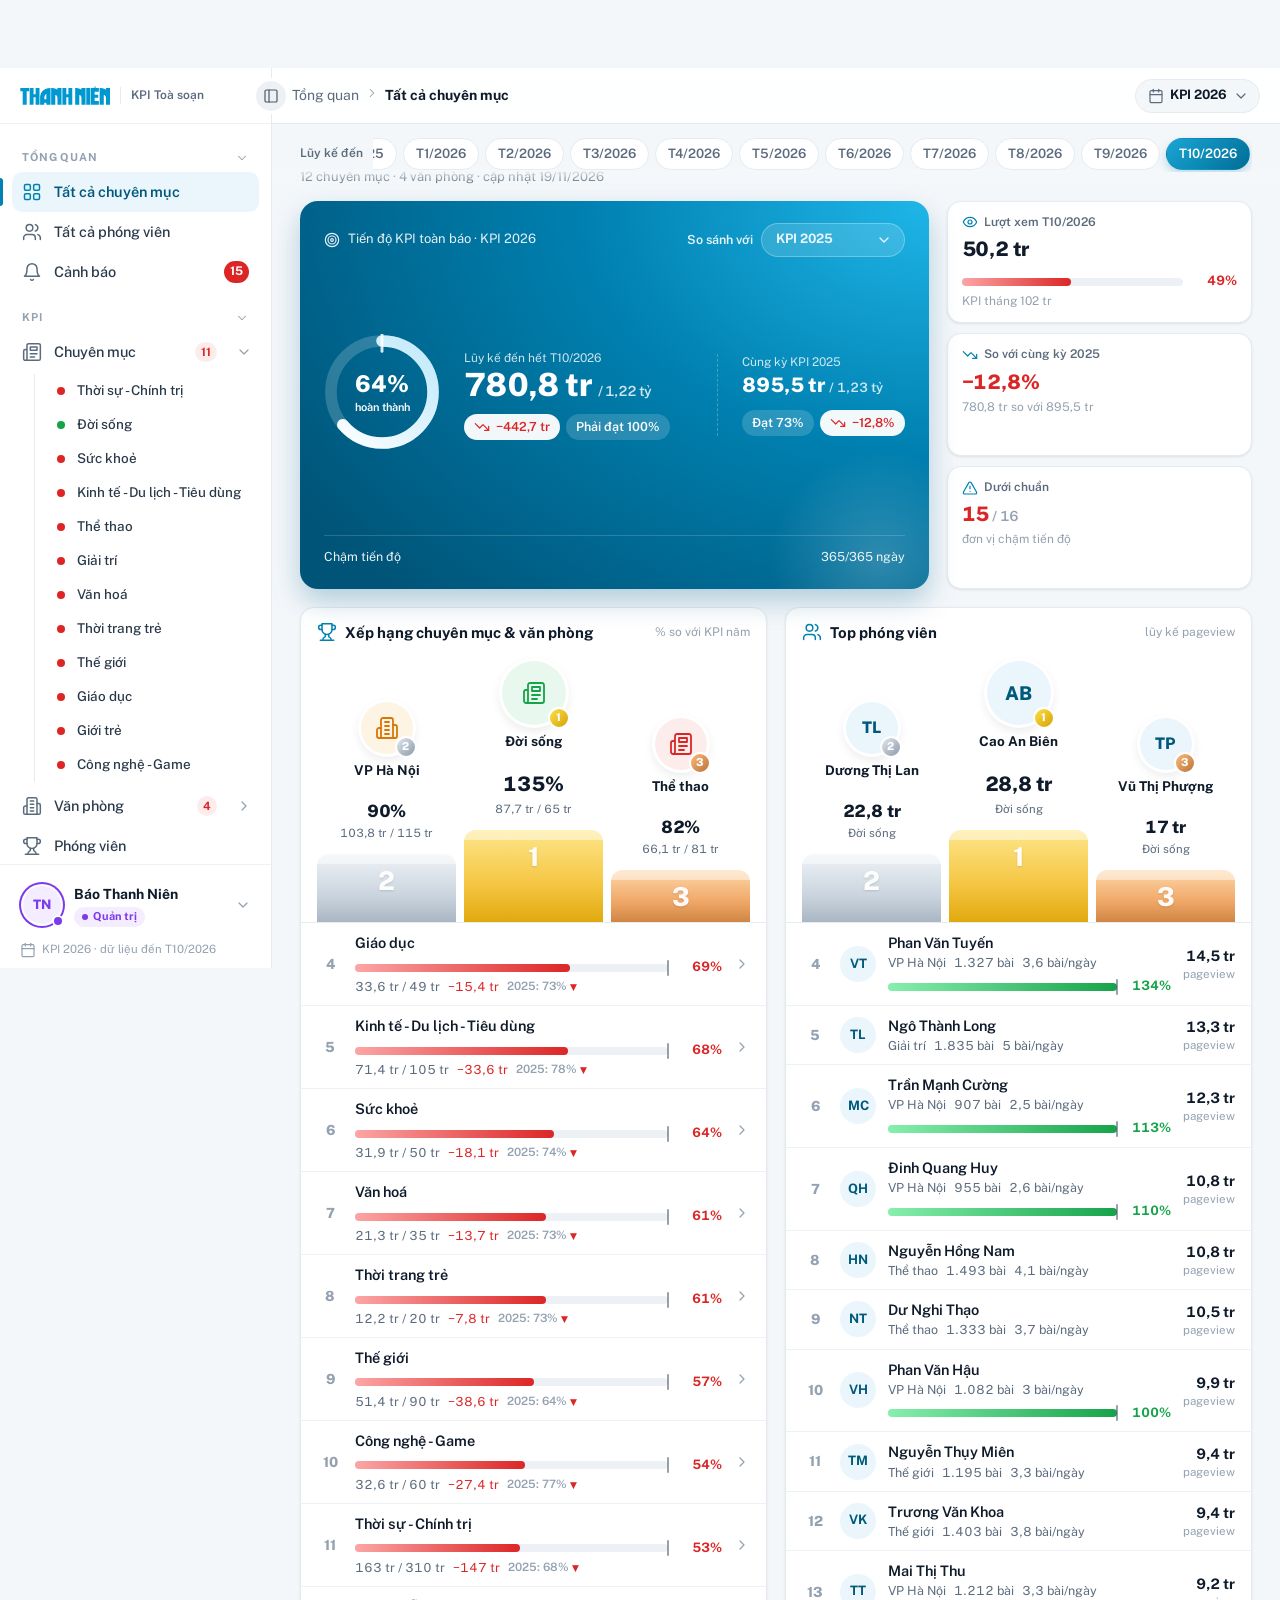
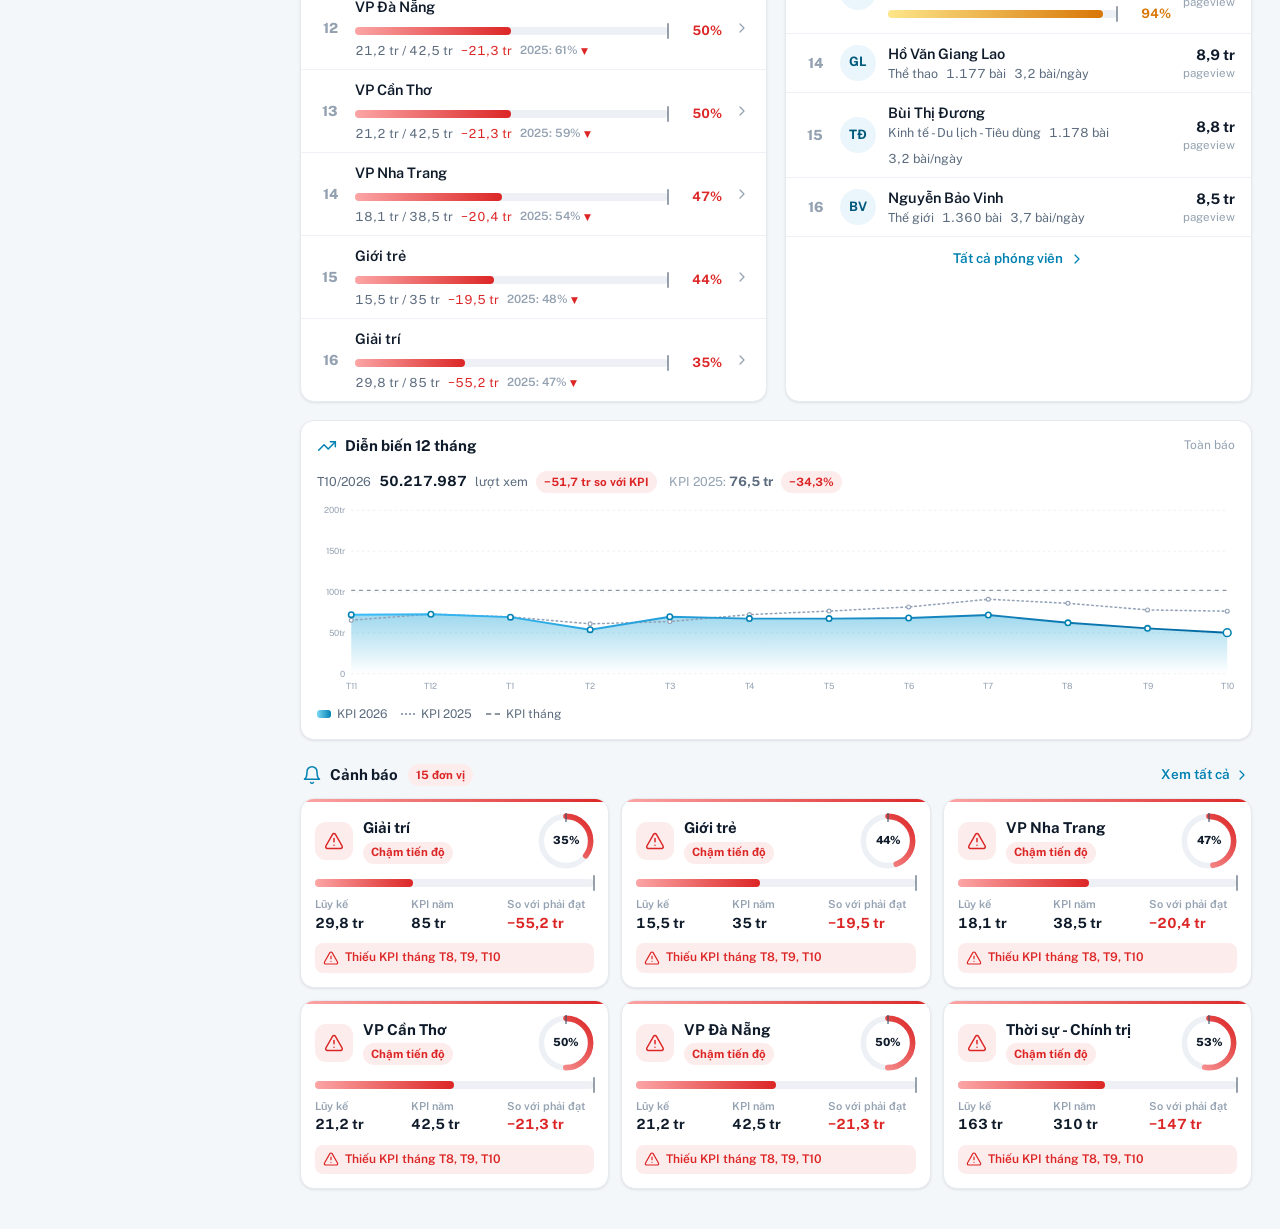
<file: index.html>
<!DOCTYPE html>
<html lang="vi">
<head>
  <meta charset="UTF-8">
  <meta name="viewport" content="width=device-width, initial-scale=1, viewport-fit=cover">
  <meta name="theme-color" content="#0081b1">
  <title>KPI Toà soạn – Báo Thanh Niên</title>
  <link rel="shortcut icon" href="https://thanhnien-static.mediacdn.vn/thanhnien.vn/image/tn-favicon.png" type="image/png">
  <link rel="preconnect" href="https://fonts.googleapis.com">
  <link rel="preconnect" href="https://fonts.gstatic.com" crossorigin>
  <link href="https://fonts.googleapis.com/css2?family=Public+Sans:wght@400;500;600;700;800&display=swap" rel="stylesheet">
  <link rel="stylesheet" href="assets/app.css">
</head>
<body>
  <svg class="defs" aria-hidden="true" focusable="false">
    <defs>
      <linearGradient id="lg-good" x1="0" y1="0" x2="1" y2="1"><stop offset="0" stop-color="#6ee7a0"/><stop offset="1" stop-color="#15803d"/></linearGradient>
      <linearGradient id="lg-warn" x1="0" y1="0" x2="1" y2="1"><stop offset="0" stop-color="#fcd34d"/><stop offset="1" stop-color="#d97706"/></linearGradient>
      <linearGradient id="lg-bad" x1="0" y1="0" x2="1" y2="1"><stop offset="0" stop-color="#fca5a5"/><stop offset="1" stop-color="#dc2626"/></linearGradient>
      <linearGradient id="lg-primary" x1="0" y1="0" x2="1" y2="1"><stop offset="0" stop-color="#5fd0f5"/><stop offset="1" stop-color="#00618a"/></linearGradient>
      <linearGradient id="lg-white" x1="0" y1="0" x2="1" y2="1"><stop offset="0" stop-color="#ffffff"/><stop offset="1" stop-color="#bfe9fa"/></linearGradient>
      <linearGradient id="vg-good" x1="0" y1="1" x2="0" y2="0"><stop offset="0" stop-color="#bbf7d0"/><stop offset="1" stop-color="#16a34a"/></linearGradient>
      <linearGradient id="vg-warn" x1="0" y1="1" x2="0" y2="0"><stop offset="0" stop-color="#fde68a"/><stop offset="1" stop-color="#d97706"/></linearGradient>
      <linearGradient id="vg-bad" x1="0" y1="1" x2="0" y2="0"><stop offset="0" stop-color="#fecaca"/><stop offset="1" stop-color="#dc2626"/></linearGradient>
      <linearGradient id="vg-primary" x1="0" y1="1" x2="0" y2="0"><stop offset="0" stop-color="#a5e3f7"/><stop offset="1" stop-color="#0081b1"/></linearGradient>
      <linearGradient id="ag-primary" x1="0" y1="0" x2="0" y2="1"><stop offset="0" stop-color="#0098d1" stop-opacity=".38"/><stop offset="1" stop-color="#0098d1" stop-opacity="0"/></linearGradient>
      <linearGradient id="ln-primary" x1="0" y1="0" x2="1" y2="0"><stop offset="0" stop-color="#38bdf8"/><stop offset="1" stop-color="#0369a1"/></linearGradient>
    </defs>
  </svg>

  <div class="app" id="app">
    <aside class="sidebar" id="sidebar" aria-label="Điều hướng"></aside>
    <div class="sidebar__backdrop" data-act="drawer-close"></div>
    <div class="shell">
      <header class="topbar" id="topbar"></header>
      <div class="draft" id="draft" hidden></div>
      <main class="page" id="page" tabindex="-1">
        <div class="loading"><span class="loading__dot"></span>Đang tải dữ liệu…</div>
      </main>
    </div>
    <nav class="bottomnav" id="bottomnav" aria-label="Điều hướng nhanh"></nav>
  </div>
  <div class="toast" id="toast" role="status" aria-live="polite"></div>

  <script src="assets/xlsx-lite.js"></script>
  <script src="assets/kpi-parser.js"></script>
  <script src="assets/app.js"></script>
</body>
</html>
</file>
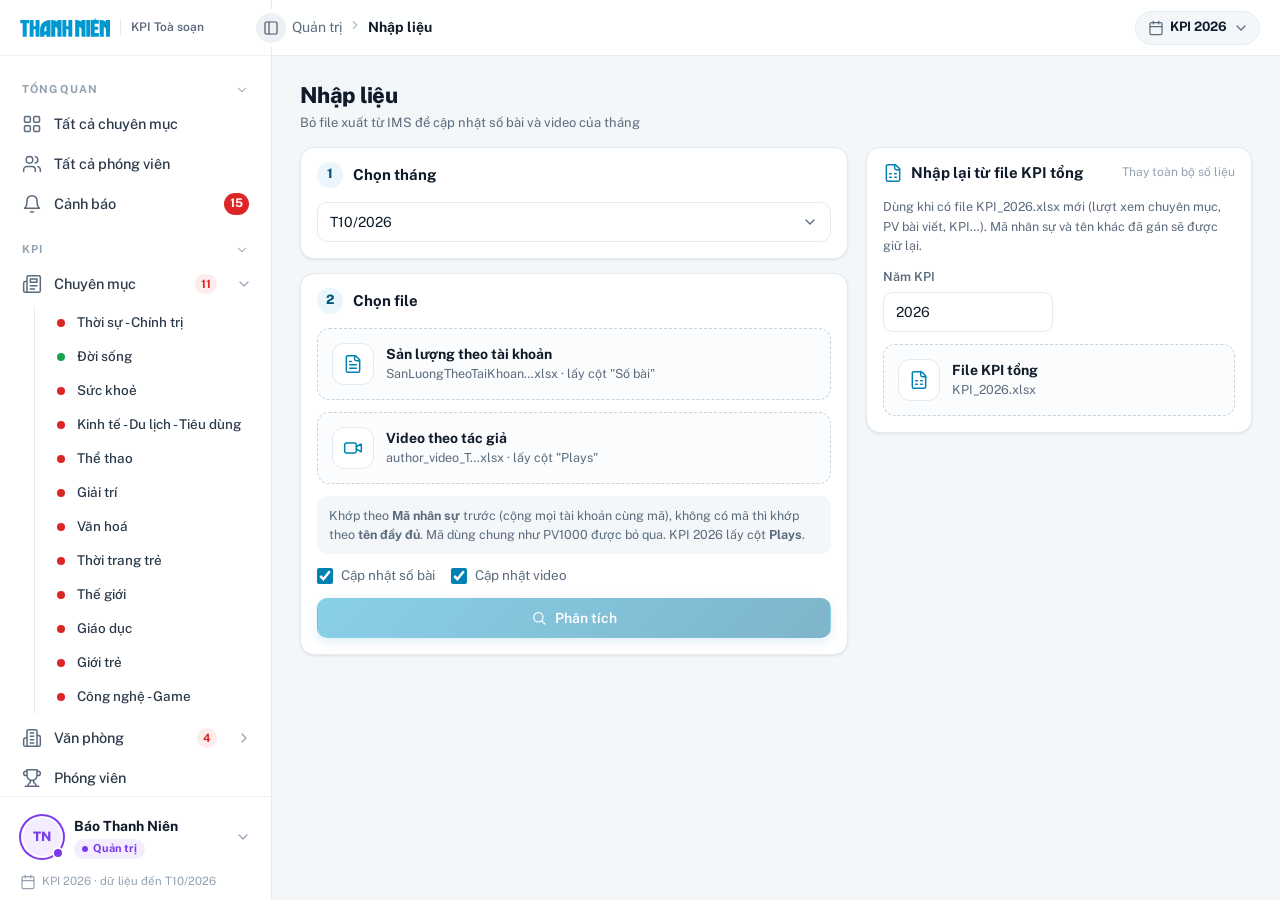
<file: admin/index.html>
<!DOCTYPE html>
<html lang="vi">
<head>
  <meta charset="UTF-8">
  <title>Quản trị – KPI Toà soạn</title>
  <meta http-equiv="refresh" content="0; url=../#/admin">
  <script>location.replace('../#/admin')</script>
</head>
<body>
  <a href="../#/admin" title="Đi tới trang quản trị">Đi tới trang quản trị</a>
</body>
</html>
</file>
<file: assets/app.css>
:root {
  --primary: #0081b1;
  --primary-600: #006d96;
  --primary-700: #00597b;
  --primary-50: #eaf6fb;
  --primary-100: #d3edf7;
  --good: #16a34a;
  --good-50: #e9f8ef;
  --warn: #d97706;
  --warn-50: #fdf4e3;
  --bad: #dc2626;
  --bad-50: #fdecec;
  --bg: #f4f7fa;
  --card: #ffffff;
  --line: #e6ebf0;
  --line-2: #eef2f6;
  --text: #0f1b2a;
  --text-2: #5b6b7d;
  --text-3: #93a1b1;
  --radius: 14px;
  --radius-sm: 10px;
  --shadow: 0 1px 2px rgba(15, 27, 42, .04), 0 1px 3px rgba(15, 27, 42, .06);
  --shadow-lg: 0 10px 30px rgba(15, 27, 42, .12);
  --sidebar-w: 272px;
  --topbar-h: 56px;
  --bottom-h: 64px;
  --safe-b: env(safe-area-inset-bottom, 0px);
}

* { box-sizing: border-box; margin: 0; padding: 0; }
html { -webkit-text-size-adjust: 100%; }
body {
  font-family: 'Public Sans', system-ui, -apple-system, 'Segoe UI', sans-serif;
  font-size: 15px;
  line-height: 1.45;
  color: var(--text);
  background: var(--bg);
  -webkit-font-smoothing: antialiased;
}
a { color: inherit; text-decoration: none; }
button, input, select { font: inherit; color: inherit; }
button { cursor: pointer; background: none; border: 0; }
.defs { position: absolute; width: 0; height: 0; overflow: hidden; }
.ic { width: 20px; height: 20px; flex: none; }
.ic--sm { width: 16px; height: 16px; }
.ic--lg { width: 24px; height: 24px; }
.num { font-variant-numeric: tabular-nums; }
.muted { color: var(--text-2); }
.faint { color: var(--text-3); }
.good { color: var(--good); }
.warn { color: var(--warn); }
.bad { color: var(--bad); }
[hidden] { display: none !important; }

.app { min-height: 100vh; }

.sidebar {
  position: fixed;
  inset: 0 auto 0 0;
  width: min(86vw, var(--sidebar-w));
  background: #fff;
  border-right: 1px solid var(--line);
  display: flex;
  flex-direction: column;
  z-index: 60;
  transform: translateX(-100%);
  transition: transform .25s ease;
}
.app.is-drawer .sidebar { transform: none; box-shadow: var(--shadow-lg); }
.sidebar__backdrop {
  position: fixed;
  inset: 0;
  background: rgba(15, 27, 42, .38);
  z-index: 55;
  opacity: 0;
  pointer-events: none;
  transition: opacity .25s;
}
.app.is-drawer .sidebar__backdrop { opacity: 1; pointer-events: auto; }
.sidebar__brand {
  height: var(--topbar-h);
  display: flex;
  align-items: center;
  gap: 10px;
  padding: 0 16px 0 20px;
  border-bottom: 1px solid var(--line-2);
  flex: none;
}
.sidebar__logo { display: flex; align-items: center; }
.sidebar__brand svg.logo { height: 20px; width: auto; }
.sidebar__mark { display: none; width: 36px; height: 36px; border-radius: 10px; background: linear-gradient(135deg, #1fb6e8, var(--primary-600)); color: #fff; font-weight: 800; font-size: 13px; place-items: center; }
.sidebar__edge {
  display: none;
  position: absolute;
  top: 10px;
  right: -18px;
  z-index: 5;
  width: 36px;
  height: 36px;
  border-radius: 50%;
  background: #eef1f4;
  border: 3px solid #fff;
  color: #4a5868;
  place-items: center;
  transition: background .15s, color .15s;
}
.sidebar__edge:hover { background: #e2e8ee; color: var(--text); }
.sidebar__edge .ic { width: 16px; height: 16px; }
.sidebar__brand-sub {
  font-size: 12px;
  font-weight: 600;
  color: var(--text-2);
  padding-left: 10px;
  border-left: 1px solid var(--line);
}
.sidebar__close { margin-left: auto; padding: 8px; border-radius: 8px; color: var(--text-2); }
.sidebar__nav { flex: 1; overflow-y: auto; overflow-x: hidden; padding: 8px 12px 16px; overscroll-behavior: contain; scrollbar-width: thin; scrollbar-color: #d8e0e8 transparent; }
.sidebar__nav::-webkit-scrollbar { width: 6px; }
.sidebar__nav::-webkit-scrollbar-thumb { background: #d8e0e8; border-radius: 3px; }
.sidebar__group { margin-top: 10px; }
.sidebar__label {
  width: 100%;
  display: flex;
  align-items: center;
  justify-content: space-between;
  padding: 8px 10px 6px;
  font-size: 11px;
  font-weight: 700;
  letter-spacing: .08em;
  text-transform: uppercase;
  color: var(--text-3);
}
.sidebar__label .ic { width: 14px; height: 14px; transition: transform .2s; }
.sidebar__group.is-collapsed .sidebar__label .ic { transform: rotate(-90deg); }
.sidebar__group.is-collapsed .sidebar__items { display: none; }
.sidebar__item {
  position: relative;
  display: flex;
  align-items: center;
  gap: 12px;
  min-height: 40px;
  padding: 8px 10px;
  border-radius: 10px;
  color: #2b3a4b;
  font-size: 14.5px;
  font-weight: 500;
  transition: background .15s, color .15s;
}
.sidebar__item:hover { background: var(--bg); }
.sidebar__item .ic { color: var(--text-2); }
.sidebar__item.is-active { background: var(--primary-50); color: var(--primary-700); font-weight: 600; }
.sidebar__item.is-active .ic { color: var(--primary); }
.sidebar__item.is-active::before {
  content: '';
  position: absolute;
  left: -12px;
  top: 6px;
  bottom: 6px;
  width: 3px;
  border-radius: 0 3px 3px 0;
  background: var(--primary);
}
.sidebar__item-text { flex: 1; min-width: 0; overflow: hidden; text-overflow: ellipsis; white-space: nowrap; }
.sidebar__badge {
  min-width: 22px;
  height: 22px;
  padding: 0 6px;
  border-radius: 11px;
  background: var(--bad);
  color: #fff;
  font-size: 12px;
  font-weight: 700;
  display: inline-flex;
  align-items: center;
  justify-content: center;
}
.sidebar__dot { width: 8px; height: 8px; border-radius: 50%; flex: none; }
.sidebar__dot--good { background: var(--good); }
.sidebar__dot--warn { background: var(--warn); }
.sidebar__dot--bad { background: var(--bad); }
.sidebar__parent-row { display: flex; align-items: center; gap: 2px; }
.sidebar__parent-row .sidebar__item { flex: 1; min-width: 0; }
.sidebar__toggle { width: 30px; height: 30px; display: grid; place-items: center; border-radius: 8px; color: var(--text-3); flex: none; }
.sidebar__toggle:hover { background: var(--bg); color: var(--text); }
.sidebar__count { min-width: 20px; height: 20px; padding: 0 6px; border-radius: 10px; background: var(--bad-50); color: var(--bad); font-size: 11.5px; font-weight: 700; display: inline-flex; align-items: center; justify-content: center; }
.sidebar__hint { font-size: 11px; font-weight: 600; color: var(--text-3); }
.sidebar__toggle .ic { width: 16px; height: 16px; transition: transform .2s; }
.sidebar__toggle.is-open .ic { transform: rotate(90deg); }
.sidebar__sub { margin: 2px 0 4px 22px; padding-left: 12px; border-left: 1px solid var(--line); }
.sidebar__sub .sidebar__item { min-height: 34px; font-size: 13.5px; padding: 6px 10px; }
.sidebar__sub .sidebar__item.is-active::before { left: -13px; }
.sidebar__footer { position: relative; border-top: 1px solid var(--line-2); padding: 10px 12px calc(10px + var(--safe-b)); flex: none; }
.sidebar__user { width: 100%; display: flex; align-items: center; gap: 10px; padding: 8px; border-radius: 12px; text-align: left; transition: background .15s; }
.sidebar__user:hover { background: var(--bg); }
.sidebar__user-info { flex: 1; min-width: 0; display: flex; flex-direction: column; align-items: flex-start; gap: 3px; }
.sidebar__user-name { font-weight: 700; font-size: 14px; white-space: nowrap; overflow: hidden; text-overflow: ellipsis; max-width: 100%; }
.sidebar__user-chev { width: 16px; height: 16px; color: var(--text-3); }
.sidebar__meta { display: flex; align-items: center; gap: 6px; padding: 6px 8px 0; font-size: 11.5px; color: var(--text-3); white-space: nowrap; overflow: hidden; }
.avatar {
  --rc: var(--primary);
  --rb: var(--primary-50);
  position: relative;
  width: 38px;
  height: 38px;
  border-radius: 50%;
  display: grid;
  place-items: center;
  flex: none;
  font-weight: 800;
  font-size: 13px;
  color: var(--rc);
  background: var(--rb);
  box-shadow: 0 0 0 2px #fff, 0 0 0 4px var(--rc);
  margin: 3px;
}
.avatar__dot { position: absolute; right: -3px; bottom: -3px; width: 12px; height: 12px; border-radius: 50%; background: var(--rc); border: 2px solid #fff; }
.role-tag { --rc: var(--primary); --rb: var(--primary-50); display: inline-flex; align-items: center; gap: 5px; height: 20px; padding: 0 8px; border-radius: 10px; background: var(--rb); color: var(--rc); font-size: 11px; font-weight: 700; white-space: nowrap; }
.role-tag::before { content: ''; width: 6px; height: 6px; border-radius: 50%; background: var(--rc); }
.rolepop { position: absolute; left: 10px; right: 10px; bottom: calc(100% - 4px); background: #fff; border: 1px solid var(--line); border-radius: 14px; box-shadow: var(--shadow-lg); padding: 8px; z-index: 10; }
.rolepop__head { display: flex; align-items: center; justify-content: space-between; padding: 4px 6px 8px; font-size: 11px; font-weight: 700; letter-spacing: .06em; text-transform: uppercase; color: var(--text-3); }
.rolepop__item { --rc: var(--primary); --rb: var(--primary-50); width: 100%; display: flex; align-items: center; gap: 10px; padding: 8px; border-radius: 10px; text-align: left; }
.rolepop__item:hover { background: var(--bg); }
.rolepop__item.is-active { background: var(--rb); }
.rolepop__item .ic { color: var(--rc); }
.rolepop__sw { width: 12px; height: 12px; border-radius: 4px; background: var(--rc); flex: none; box-shadow: 0 0 0 3px var(--rb); }
.rolepop__txt { flex: 1; min-width: 0; display: flex; flex-direction: column; }
.rolepop__txt strong { font-size: 13.5px; }
.rolepop__txt small { font-size: 11.5px; color: var(--text-2); }
.rolepop__foot { padding: 8px 6px 2px; font-size: 11px; color: var(--text-3); border-top: 1px solid var(--line-2); margin-top: 6px; }
.sidebar__avatar {
  width: 36px;
  height: 36px;
  border-radius: 50%;
  background: var(--primary-50);
  color: var(--primary-700);
  display: grid;
  place-items: center;
  font-weight: 700;
  font-size: 13px;
  flex: none;
}
.sidebar__link { display: flex; align-items: center; gap: 10px; margin-top: 10px; padding: 6px 0; font-size: 13.5px; color: var(--text-2); }
.sidebar__link:hover { color: var(--text); }

.shell { min-width: 0; }
.topbar {
  position: sticky;
  top: 0;
  z-index: 40;
  height: var(--topbar-h);
  display: flex;
  align-items: center;
  gap: 8px;
  padding: 0 12px;
  background: rgba(255, 255, 255, .92);
  backdrop-filter: saturate(1.4) blur(10px);
  -webkit-backdrop-filter: saturate(1.4) blur(10px);
  border-bottom: 1px solid var(--line);
}
.topbar__btn {
  width: 38px;
  height: 38px;
  display: grid;
  place-items: center;
  border-radius: 10px;
  color: var(--text-2);
  flex: none;
}
.topbar__btn:hover { background: var(--bg); color: var(--text); }
.topbar__btn--desk { display: none; }
.topbar__crumbs { display: flex; align-items: center; gap: 6px; min-width: 0; font-size: 14px; color: var(--text-2); }
.topbar__crumbs a:hover { color: var(--text); }
.topbar__crumbs .ic { width: 14px; height: 14px; color: var(--text-3); flex: none; }
.topbar__crumb-last { color: var(--text); font-weight: 700; white-space: nowrap; overflow: hidden; text-overflow: ellipsis; }
.topbar__crumb-mid { display: none; }
.topbar__logo { display: flex; align-items: center; }
.topbar__logo svg { height: 18px; width: auto; }
.topbar__right { margin-left: auto; display: flex; align-items: center; gap: 6px; }
.period { position: relative; }
.period__btn { display: inline-flex; align-items: center; gap: 6px; height: 34px; padding: 0 10px 0 12px; border-radius: 17px; background: var(--bg); border: 1px solid var(--line); font-size: 13px; font-weight: 700; color: var(--text); }
.period__btn:hover { border-color: #cbd5df; }
.period__btn .ic { color: var(--text-2); }
.period__live { width: 7px; height: 7px; border-radius: 50%; background: var(--good); box-shadow: 0 0 0 3px var(--good-50); }
.period__menu { position: absolute; right: 0; top: calc(100% + 6px); width: 300px; max-width: calc(100vw - 24px); background: #fff; border: 1px solid var(--line); border-radius: 14px; box-shadow: var(--shadow-lg); padding: 6px; z-index: 50; }
.period__item { width: 100%; display: grid; grid-template-columns: 1fr auto; column-gap: 8px; row-gap: 2px; align-items: center; padding: 10px; border-radius: 10px; text-align: left; }
.period__item:hover { background: var(--bg); }
.period__item.is-active { background: var(--primary-50); }
.period__name { font-weight: 700; font-size: 14px; }
.period__range { grid-column: 1; font-size: 12px; color: var(--text-2); }
.period__item .tag { grid-row: 1; grid-column: 2; }
.period__none { grid-column: 2; font-size: 11px; color: var(--text-3); text-align: right; }
.topbar__chip {
  display: none;
  align-items: center;
  gap: 6px;
  height: 30px;
  padding: 0 10px;
  border-radius: 15px;
  background: var(--bg);
  font-size: 12.5px;
  color: var(--text-2);
}

.draft {
  display: flex;
  align-items: center;
  gap: 10px;
  flex-wrap: wrap;
  padding: 10px 16px;
  background: var(--warn-50);
  border-bottom: 1px solid #f6dfb5;
  font-size: 13.5px;
  color: #7a4a05;
}
.draft__actions { margin-left: auto; display: flex; gap: 8px; }

.page {
  padding: 14px 14px calc(var(--bottom-h) + 24px + var(--safe-b));
  max-width: 1280px;
  margin: 0 auto;
  outline: none;
}
.loading { display: flex; align-items: center; gap: 10px; padding: 40px 0; color: var(--text-2); justify-content: center; }
.loading__dot { width: 10px; height: 10px; border-radius: 50%; background: var(--primary); animation: pulse 1s infinite alternate; }
@keyframes pulse { from { opacity: .3; transform: scale(.8); } to { opacity: 1; transform: scale(1.1); } }

.bottomnav {
  position: fixed;
  left: 0;
  right: 0;
  bottom: 0;
  z-index: 45;
  height: calc(var(--bottom-h) + var(--safe-b));
  padding-bottom: var(--safe-b);
  display: grid;
  grid-template-columns: repeat(5, 1fr);
  background: rgba(255, 255, 255, .96);
  backdrop-filter: blur(10px);
  -webkit-backdrop-filter: blur(10px);
  border-top: 1px solid var(--line);
}
.bottomnav__item {
  position: relative;
  display: flex;
  flex-direction: column;
  align-items: center;
  justify-content: center;
  gap: 3px;
  font-size: 11px;
  font-weight: 600;
  color: var(--text-3);
}
.bottomnav__item .ic { width: 22px; height: 22px; }
.bottomnav__item.is-active { color: var(--primary); }
.bottomnav__item.is-active::before {
  content: '';
  position: absolute;
  top: 0;
  left: 30%;
  right: 30%;
  height: 3px;
  border-radius: 0 0 3px 3px;
  background: linear-gradient(90deg, #38bdf8, var(--primary));
}
.bottomnav__badge {
  position: absolute;
  top: 7px;
  left: calc(50% + 6px);
  min-width: 17px;
  height: 17px;
  padding: 0 4px;
  border-radius: 9px;
  background: var(--bad);
  color: #fff;
  font-size: 10px;
  display: grid;
  place-items: center;
  border: 2px solid #fff;
}

.months {
  position: sticky;
  top: var(--topbar-h);
  z-index: 30;
  margin: -14px -14px 14px;
  padding: 10px 14px;
  background: linear-gradient(var(--bg) 75%, rgba(244, 247, 250, 0));
  display: flex;
  align-items: center;
  gap: 10px;
}
.months__label { font-size: 12px; font-weight: 600; color: var(--text-2); white-space: nowrap; display: none; }
.months__chips { display: flex; gap: 6px; overflow-x: auto; scrollbar-width: none; scroll-snap-type: x proximity; padding: 2px; }
.months__chips::-webkit-scrollbar { display: none; }
.chip {
  flex: none;
  height: 32px;
  padding: 0 12px;
  border-radius: 16px;
  border: 1px solid var(--line);
  background: #fff;
  font-size: 13px;
  font-weight: 600;
  color: var(--text-2);
  scroll-snap-align: center;
  white-space: nowrap;
}
.chip:hover { border-color: #cbd5df; color: var(--text); }
.chip.is-active { background: linear-gradient(135deg, #1aa6d6, var(--primary-600)); border-color: transparent; color: #fff; box-shadow: 0 4px 10px rgba(0, 129, 177, .25); }
.chip:disabled { opacity: .45; cursor: default; }

.head { margin-bottom: 14px; }
.head__title { font-size: 22px; font-weight: 800; letter-spacing: -.01em; }
.head__sub { font-size: 13px; color: var(--text-2); margin-top: 2px; display: flex; align-items: center; gap: 6px; flex-wrap: wrap; }
.head__row { display: flex; align-items: flex-start; gap: 12px; }
.head__avatar {
  width: 48px;
  height: 48px;
  border-radius: 14px;
  background: linear-gradient(135deg, #5fd0f5, var(--primary-600));
  color: #fff;
  display: grid;
  place-items: center;
  font-weight: 800;
  flex: none;
}

.grid { display: grid; gap: 14px; }

.card {
  background: var(--card);
  border: 1px solid var(--line);
  border-radius: var(--radius);
  box-shadow: var(--shadow);
  min-width: 0;
}
.card__head {
  display: flex;
  align-items: center;
  gap: 10px;
  padding: 14px 16px 0;
}
.card__title { font-size: 15px; font-weight: 700; display: flex; align-items: center; gap: 8px; }
.card__title .ic { color: var(--primary); }
.card__meta { margin-left: auto; font-size: 12px; color: var(--text-3); text-align: right; }
.card__body { padding: 14px 16px 16px; }
.card__more {
  display: flex;
  align-items: center;
  justify-content: center;
  gap: 6px;
  padding: 12px;
  border-top: 1px solid var(--line-2);
  font-size: 13.5px;
  font-weight: 600;
  color: var(--primary);
}

.hero {
  position: relative;
  overflow: hidden;
  border-radius: 18px;
  padding: 18px;
  color: #fff;
  background: radial-gradient(120% 140% at 100% 0%, #1fb6e8 0%, #0081b1 45%, #005478 100%);
  box-shadow: 0 12px 28px rgba(0, 97, 138, .28);
}
.hero::after {
  content: '';
  position: absolute;
  right: -60px;
  bottom: -80px;
  width: 220px;
  height: 220px;
  border-radius: 50%;
  background: radial-gradient(circle, rgba(255, 255, 255, .18), rgba(255, 255, 255, 0) 70%);
}
.hero__top { display: flex; align-items: center; gap: 8px; font-size: 13px; opacity: .9; }
.hero__main { display: flex; align-items: center; gap: 16px; margin-top: 12px; position: relative; z-index: 1; }
.hero__ring { flex: none; }
.hero__ring text { fill: #fff; }
.hero__info { min-width: 0; flex: 1; }
.hero__label { font-size: 12px; opacity: .8; }
.hero__value { font-size: 26px; font-weight: 800; letter-spacing: -.02em; line-height: 1.15; }
.hero__value small { font-size: 14px; font-weight: 600; opacity: .8; }
.hero__pills { display: flex; flex-wrap: wrap; gap: 6px; margin-top: 10px; }
.hero__pill {
  display: inline-flex;
  align-items: center;
  gap: 6px;
  height: 26px;
  padding: 0 10px;
  border-radius: 13px;
  background: rgba(255, 255, 255, .16);
  font-size: 12.5px;
  font-weight: 600;
  white-space: nowrap;
}
.hero__pill--bad { background: rgba(255, 255, 255, .95); color: var(--bad); }
.hero__pill--good { background: rgba(255, 255, 255, .95); color: var(--good); }
.hero__pill--warn { background: rgba(255, 255, 255, .95); color: var(--warn); }
.hero__foot { position: relative; z-index: 1; margin-top: 14px; padding-top: 12px; border-top: 1px solid rgba(255, 255, 255, .18); display: flex; justify-content: space-between; gap: 10px; font-size: 12.5px; opacity: .92; }

.stats { display: grid; grid-template-columns: repeat(2, 1fr); gap: 10px; }
.stats--3 > :first-child { grid-column: span 2; }
.stat { padding: 12px 14px; }
.stat__label { display: flex; align-items: center; gap: 6px; font-size: 12px; font-weight: 600; color: var(--text-2); }
.stat__label .ic { width: 16px; height: 16px; color: var(--primary); }
.stat__value { font-size: 20px; font-weight: 800; letter-spacing: -.01em; margin-top: 4px; }
.stat__sub { font-size: 12px; color: var(--text-3); margin-top: 2px; }

.list { display: flex; flex-direction: column; }
.row {
  display: flex;
  align-items: center;
  gap: 12px;
  padding: 12px 16px;
  border-top: 1px solid var(--line-2);
  min-width: 0;
}
.row:first-child { border-top: 0; }
a.row:hover { background: #fafcfd; }
.row__icon {
  width: 38px;
  height: 38px;
  border-radius: 11px;
  display: grid;
  place-items: center;
  flex: none;
  background: var(--primary-50);
  color: var(--primary);
}
.row__icon--good { background: var(--good-50); color: var(--good); }
.row__icon--warn { background: var(--warn-50); color: var(--warn); }
.row__icon--bad { background: var(--bad-50); color: var(--bad); }
.row__rank { width: 26px; text-align: center; font-weight: 800; color: var(--text-3); flex: none; font-size: 14px; }
.row__rank--1 { color: #d4a106; }
.row__rank--2 { color: #8a99a8; }
.row__rank--3 { color: #b8743c; }
.row__main { flex: 1; min-width: 0; }
.row__title { font-weight: 600; font-size: 14.5px; display: flex; align-items: center; gap: 6px; min-width: 0; }
.row__title span.t { overflow: hidden; text-overflow: ellipsis; white-space: nowrap; }
.row__sub { font-size: 12.5px; color: var(--text-2); margin-top: 2px; display: flex; gap: 8px; flex-wrap: wrap; }
.row__end { text-align: right; flex: none; }
.row__value { font-weight: 700; font-size: 14.5px; }
.row__chev { color: var(--text-3); width: 16px; height: 16px; flex: none; }

.bar { margin-top: 8px; display: flex; align-items: center; gap: 10px; }
.bar__track { position: relative; flex: 1; height: 8px; border-radius: 4px; background: #edf1f5; overflow: visible; }
.bar__fill { position: absolute; inset: 0 auto 0 0; border-radius: 4px; transition: width .6s cubic-bezier(.2, .8, .2, 1); }
.bar__fill--good { background: linear-gradient(90deg, #86efac, #16a34a); }
.bar__fill--warn { background: linear-gradient(90deg, #fde68a, #d97706); }
.bar__fill--bad { background: linear-gradient(90deg, #fca5a5, #dc2626); }
.bar__fill--primary { background: linear-gradient(90deg, #7dd8f5, #0081b1); }
.bar__mark { position: absolute; top: -4px; bottom: -4px; width: 2px; margin-left: -1px; border-radius: 1px; background: #435466; opacity: .55; }
.bar__pct { width: 44px; text-align: right; font-weight: 700; font-size: 13px; flex: none; }
.bar--lg .bar__track { height: 10px; border-radius: 5px; }
.bar--lg .bar__fill { border-radius: 5px; }

.tag {
  display: inline-flex;
  align-items: center;
  gap: 4px;
  height: 22px;
  padding: 0 8px;
  border-radius: 11px;
  font-size: 11.5px;
  font-weight: 700;
  white-space: nowrap;
  background: var(--line-2);
  color: var(--text-2);
}
.tag--good { background: var(--good-50); color: var(--good); }
.tag--warn { background: var(--warn-50); color: var(--warn); }
.tag--bad { background: var(--bad-50); color: var(--bad); }
.tag--primary { background: var(--primary-50); color: var(--primary-700); }

.chart { position: relative; }
.chart svg { display: block; width: 100%; height: auto; overflow: visible; }
.chart__axis { font-size: 11px; fill: var(--text-3); font-family: inherit; }
.chart__grid { stroke: var(--line); stroke-dasharray: 3 4; }
.chart__kpi { stroke: #435466; stroke-width: 1.5; stroke-dasharray: 5 5; fill: none; opacity: .6; }
.chart__line { fill: none; stroke: url(#ln-primary); stroke-width: 2.5; stroke-linecap: round; stroke-linejoin: round; }
.chart__dot { fill: #fff; stroke: var(--primary); stroke-width: 2; }
.chart__hit { fill: transparent; cursor: pointer; }
.chart__hit:hover, .chart__hit.is-on { fill: rgba(0, 129, 177, .06); }
.chart__readout { display: flex; align-items: baseline; gap: 8px; flex-wrap: wrap; font-size: 12.5px; color: var(--text-2); min-height: 20px; margin-bottom: 8px; }
.chart__readout strong { color: var(--text); font-size: 14px; }
.legend { display: flex; gap: 14px; flex-wrap: wrap; font-size: 12px; color: var(--text-2); margin-top: 10px; }
.legend__item { display: inline-flex; align-items: center; gap: 6px; }
.legend__sw { width: 14px; height: 8px; border-radius: 3px; background: linear-gradient(90deg, #7dd8f5, #0081b1); }
.legend__sw--kpi { height: 0; border-top: 2px dashed #435466; opacity: .6; border-radius: 0; background: none; }
.legend__sw--mark { width: 2px; height: 12px; background: #435466; opacity: .55; }

.table-wrap { overflow-x: auto; }
.table { width: 100%; border-collapse: collapse; font-size: 13.5px; }
.table th { text-align: left; font-size: 11.5px; font-weight: 700; text-transform: uppercase; letter-spacing: .04em; color: var(--text-3); padding: 10px 12px; border-bottom: 1px solid var(--line); white-space: nowrap; background: #fbfcfd; }
.table td { padding: 10px 12px; border-bottom: 1px solid var(--line-2); white-space: nowrap; }
.table tr:last-child td { border-bottom: 0; }
.table .r { text-align: right; }
.table td.wrap { white-space: normal; min-width: 160px; }
.table input.input { height: 34px; min-width: 120px; }

.cards { display: grid; gap: 12px; grid-template-columns: repeat(auto-fill, minmax(min(100%, 280px), 1fr)); }
.cards--4 { grid-template-columns: repeat(auto-fill, minmax(min(100%, 230px), 1fr)); }
.ucard { display: flex; flex-direction: column; gap: 10px; padding: 14px; background: var(--card); border: 1px solid var(--line); border-radius: var(--radius); box-shadow: var(--shadow); position: relative; overflow: hidden; transition: transform .15s, box-shadow .15s, border-color .15s; }
.ucard::before { content: ''; position: absolute; left: 0; top: 0; right: 0; height: 3px; }
.ucard--good::before { background: linear-gradient(90deg, #86efac, #16a34a); }
.ucard--warn::before { background: linear-gradient(90deg, #fde68a, #d97706); }
.ucard--bad::before { background: linear-gradient(90deg, #fca5a5, #dc2626); }
.ucard:hover { transform: translateY(-2px); box-shadow: var(--shadow-lg); border-color: #d5dee7; }
.ucard__head { display: flex; align-items: center; gap: 10px; }
.ucard__name { flex: 1; min-width: 0; display: flex; flex-direction: column; align-items: flex-start; gap: 4px; }
.ucard__name strong { font-size: 15px; line-height: 1.3; }
.ucard .bar { margin-top: 0; }
.ucard__nums { display: grid; grid-template-columns: repeat(3, 1fr); gap: 8px; }
.ucard__nums div { display: flex; flex-direction: column; min-width: 0; }
.ucard__nums small { font-size: 11px; color: var(--text-3); font-weight: 600; }
.ucard__nums span { font-weight: 700; font-size: 14px; }
.ucard__foot { display: flex; align-items: center; gap: 6px; font-size: 12px; font-weight: 600; color: var(--bad); background: var(--bad-50); border-radius: 8px; padding: 6px 8px; }
.kpimix { display: grid; grid-template-columns: repeat(3, 1fr); gap: 8px; }
.kpimix__item { display: flex; flex-direction: column; padding: 10px; border-radius: 10px; }
.kpimix__item span { font-size: 22px; font-weight: 800; }
.kpimix__item small { font-size: 11.5px; font-weight: 600; }
.kpimix__item--good { background: var(--good-50); color: var(--good); }
.kpimix__item--warn { background: var(--warn-50); color: var(--warn); }
.kpimix__item--bad { background: var(--bad-50); color: var(--bad); }
.kpimix__bar { display: flex; height: 8px; border-radius: 4px; overflow: hidden; margin-top: 12px; gap: 2px; }
.rolecard { display: flex; align-items: center; gap: 12px; padding: 14px; }
.hero__top { flex-wrap: wrap; position: relative; z-index: 2; }
.hero__sel { margin-left: auto; display: inline-flex; align-items: center; gap: 8px; font-size: 12.5px; font-weight: 600; }
.hero .select.select--glass { height: 34px; border-radius: 17px; background-color: rgba(255, 255, 255, .16); border-color: rgba(255, 255, 255, .3); color: #fff; font-weight: 700; font-size: 13px; padding-left: 14px; background-image: url("data:image/svg+xml,%3Csvg xmlns='http://www.w3.org/2000/svg' width='16' height='16' viewBox='0 0 24 24' fill='none' stroke='%23ffffff' stroke-width='2' stroke-linecap='round' stroke-linejoin='round'%3E%3Cpath d='m6 9 6 6 6-6'/%3E%3C/svg%3E"); }
.hero .select.select--glass:focus { outline: 2px solid rgba(255, 255, 255, .5); border-color: #fff; }
.select--glass option { color: var(--text); }
.hero__main { flex-wrap: wrap; }
.hero__vs { flex: 1 1 100%; padding-top: 12px; border-top: 1px dashed rgba(255, 255, 255, .25); }
.hero__vs-value { font-size: 20px; font-weight: 800; }
.hero__vs-value small { font-size: 13px; font-weight: 600; opacity: .8; }
.chart__cmp { fill: none; stroke: #94a3b8; stroke-width: 2; stroke-dasharray: 2 4; stroke-linecap: round; }
.chart__cmp-dot { fill: #fff; stroke: #94a3b8; stroke-width: 1.5; }
.legend__sw--cmp { height: 0; border-top: 2px dotted #94a3b8; border-radius: 0; background: none; }
.chart__ro-cmp { color: var(--text-3); margin-left: 4px; }
.chart__ro-cmp strong { font-size: 13px; color: var(--text-2); }
.cmpb { color: var(--text-3); font-size: 11.5px; font-weight: 600; }
.cmpb b { font-size: 9px; }
.head--actions { display: flex; align-items: flex-end; justify-content: space-between; gap: 12px; flex-wrap: wrap; }
.icon-btn { width: 32px; height: 32px; display: inline-grid; place-items: center; border-radius: 8px; color: var(--text-2); }
.icon-btn:hover { background: var(--bg); color: var(--primary); }
.icon-btn--bad:hover { background: var(--bad-50); color: var(--bad); }
.actions { display: inline-flex; gap: 2px; }
.table tr.is-muted td { background: #fafbfc; color: var(--text-3); }
.btn--danger { background: var(--bad); border-color: var(--bad); color: #fff; }
.btn--danger:hover { background: #b91c1c; }
.field__hint { font-size: 11.5px; color: var(--text-3); line-height: 1.4; }
body.has-modal { overflow: hidden; }
.modal { position: fixed; inset: 0; z-index: 95; background: rgba(15, 27, 42, .45); display: flex; align-items: flex-end; justify-content: center; animation: fade .15s ease; }
.modal__box { width: 100%; max-height: 92vh; display: flex; flex-direction: column; background: #fff; border-radius: 20px 20px 0 0; box-shadow: var(--shadow-lg); animation: up .2s ease; padding-bottom: var(--safe-b); }
.modal__head { display: flex; align-items: center; gap: 10px; padding: 16px 16px 8px 20px; }
.modal__head h2 { font-size: 17px; font-weight: 800; flex: 1; min-width: 0; }
.modal__body { padding: 8px 20px 16px; overflow-y: auto; }
.modal__foot { display: flex; justify-content: flex-end; gap: 8px; padding: 12px 20px 16px; border-top: 1px solid var(--line-2); }
@keyframes fade { from { opacity: 0; } }
@keyframes up { from { transform: translateY(24px); opacity: .6; } }
@media (min-width: 640px) {
  .modal { align-items: center; padding: 20px; }
  .modal__box { width: 560px; border-radius: 18px; padding-bottom: 0; }
}
@media (min-width: 1024px) {
  .hero__vs { flex: 0 0 auto; margin-left: auto; padding: 0 0 0 24px; border-top: 0; border-left: 1px dashed rgba(255, 255, 255, .25); }
}
.empty--big { padding: 48px 20px; }
.empty--big > .ic { width: 44px; height: 44px; color: var(--primary); opacity: .5; }
.empty__title { font-size: 18px; font-weight: 800; color: var(--text); margin-bottom: 6px; }
.podium { display: grid; grid-template-columns: repeat(3, 1fr); align-items: end; gap: 8px; padding: 18px 16px 0; }
.podium__col { display: flex; flex-direction: column; align-items: center; text-align: center; min-width: 0; gap: 2px; }
.podium__ava { position: relative; width: 52px; height: 52px; border-radius: 50%; display: grid; place-items: center; font-weight: 800; font-size: 16px; color: var(--primary-700); background: var(--primary-50); box-shadow: 0 0 0 3px #fff, 0 4px 12px rgba(15, 27, 42, .12); margin-bottom: 6px; }
.podium__ava .ic { width: 24px; height: 24px; }
.podium__ava--good { color: var(--good); background: var(--good-50); }
.podium__ava--warn { color: var(--warn); background: var(--warn-50); }
.podium__ava--bad { color: var(--bad); background: var(--bad-50); }
.podium__col--1 .podium__ava { width: 64px; height: 64px; font-size: 19px; }
.podium__medal { position: absolute; right: -4px; bottom: -4px; width: 22px; height: 22px; border-radius: 50%; border: 2px solid #fff; display: grid; place-items: center; font-size: 11px; font-weight: 800; color: #fff; }
.podium__col--1 .podium__medal { background: linear-gradient(135deg, #fde047, #d4a106); }
.podium__col--2 .podium__medal { background: linear-gradient(135deg, #e2e8f0, #8a99a8); }
.podium__col--3 .podium__medal { background: linear-gradient(135deg, #fdba74, #b8743c); }
.podium__name { font-weight: 700; font-size: 13.5px; line-height: 1.3; max-width: 100%; overflow: hidden; text-overflow: ellipsis; display: -webkit-box; -webkit-line-clamp: 2; -webkit-box-orient: vertical; min-height: 2.6em; }
.podium__value { font-weight: 800; font-size: 17px; letter-spacing: -.01em; }
.podium__col--1 .podium__value { font-size: 20px; }
.podium__sub { font-size: 11.5px; color: var(--text-2); max-width: 100%; overflow: hidden; text-overflow: ellipsis; white-space: nowrap; }
.podium__block { width: 100%; margin-top: 10px; border-radius: 12px 12px 0 0; display: grid; place-items: start center; padding-top: 8px; position: relative; overflow: hidden; }
.podium__block::after { content: ''; position: absolute; inset: 0 0 auto; height: 10px; background: rgba(255, 255, 255, .45); }
.podium__rank { font-size: 26px; font-weight: 800; color: rgba(255, 255, 255, .95); text-shadow: 0 1px 2px rgba(0, 0, 0, .12); }
.podium__col--1 .podium__block { height: 92px; background: linear-gradient(180deg, #fde68a, #f5c542 60%, #e0a90e); }
.podium__col--2 .podium__block { height: 68px; background: linear-gradient(180deg, #eef2f6, #cbd5df 60%, #a9b6c3); }
.podium__col--3 .podium__block { height: 52px; background: linear-gradient(180deg, #fed7aa, #f0a868 60%, #d08544); }
.podium__col:hover .podium__name { color: var(--primary); }
.list--top { border-top: 1px solid var(--line); }
.list--compact .row { padding-top: 9px; padding-bottom: 9px; }
.list--compact .bar { margin-top: 5px; }
.list--compact .row__sub { margin-top: 1px; }
.sec__head { display: flex; align-items: center; gap: 10px; margin: 6px 2px 12px; }
.sec__more { margin-left: auto; display: inline-flex; align-items: center; gap: 4px; font-size: 13.5px; font-weight: 600; color: var(--primary); }
.empty { padding: 28px 16px; text-align: center; color: var(--text-3); font-size: 14px; }
.empty .ic { width: 32px; height: 32px; margin-bottom: 8px; color: var(--line); }

.toolbar { display: flex; gap: 8px; flex-wrap: wrap; padding: 12px 16px; border-bottom: 1px solid var(--line-2); }
.input, .select {
  height: 40px;
  padding: 0 12px;
  border: 1px solid var(--line);
  border-radius: 10px;
  background: #fff;
  font-size: 14px;
  min-width: 0;
}
.select {
  -webkit-appearance: none;
  -moz-appearance: none;
  appearance: none;
  padding-right: 38px;
  background-image: url("data:image/svg+xml,%3Csvg xmlns='http://www.w3.org/2000/svg' width='16' height='16' viewBox='0 0 24 24' fill='none' stroke='%235b6b7d' stroke-width='2' stroke-linecap='round' stroke-linejoin='round'%3E%3Cpath d='m6 9 6 6 6-6'/%3E%3C/svg%3E");
  background-repeat: no-repeat;
  background-position: right 12px center;
  background-size: 16px;
  cursor: pointer;
  text-overflow: ellipsis;
}
.select::-ms-expand { display: none; }
.toolbar .select { flex: 1 1 160px; }
.input:focus, .select:focus { outline: 2px solid var(--primary-100); border-color: var(--primary); }
.search { position: relative; flex: 1 1 200px; }
.search .ic { position: absolute; left: 11px; top: 50%; transform: translateY(-50%); color: var(--text-3); width: 18px; height: 18px; }
.search .input { width: 100%; padding-left: 36px; }
.check { display: inline-flex; align-items: center; gap: 8px; font-size: 13.5px; color: var(--text-2); cursor: pointer; }
.check input { width: 16px; height: 16px; accent-color: var(--primary); }

.btn {
  display: inline-flex;
  align-items: center;
  justify-content: center;
  gap: 8px;
  height: 40px;
  padding: 0 16px;
  border-radius: 10px;
  border: 1px solid var(--line);
  background: #fff;
  font-size: 14px;
  font-weight: 600;
  white-space: nowrap;
  transition: background .15s, border-color .15s, box-shadow .15s;
}
.btn:hover { background: var(--bg); }
.btn:disabled { opacity: .5; cursor: not-allowed; }
.btn--primary { background: linear-gradient(135deg, #14a2d4, var(--primary-600)); border-color: transparent; color: #fff; box-shadow: 0 4px 12px rgba(0, 129, 177, .25); }
.btn--primary:hover { background: linear-gradient(135deg, #0f93c2, var(--primary-700)); }
.btn--sm { height: 32px; padding: 0 12px; font-size: 13px; border-radius: 8px; }
.btn--block { width: 100%; }
.btn--ghost { border-color: transparent; background: transparent; }

.drop {
  position: relative;
  display: flex;
  align-items: center;
  gap: 12px;
  padding: 14px;
  border: 1.5px dashed #c8d3dd;
  border-radius: 12px;
  background: #fbfcfd;
  cursor: pointer;
  transition: border-color .15s, background .15s;
}
.drop:hover, .drop.is-drag { border-color: var(--primary); background: var(--primary-50); }
.drop.is-done { border-style: solid; border-color: #bfe3cc; background: var(--good-50); }
.drop input { position: absolute; inset: 0; opacity: 0; cursor: pointer; }
.drop__icon { width: 42px; height: 42px; border-radius: 12px; background: #fff; border: 1px solid var(--line); display: grid; place-items: center; color: var(--primary); flex: none; }
.drop.is-done .drop__icon { color: var(--good); border-color: #bfe3cc; }
.drop__title { font-weight: 700; font-size: 14px; }
.drop__sub { font-size: 12.5px; color: var(--text-2); margin-top: 1px; word-break: break-all; }
.drop__opt { margin-left: auto; font-size: 11px; font-weight: 700; color: var(--text-3); text-transform: uppercase; letter-spacing: .05em; }

.steps { counter-reset: step; }
.step__num {
  width: 26px;
  height: 26px;
  border-radius: 50%;
  display: grid;
  place-items: center;
  background: var(--primary-50);
  color: var(--primary-700);
  font-weight: 800;
  font-size: 13px;
  flex: none;
}
.field { display: flex; flex-direction: column; gap: 6px; }
.field .input, .field .select { width: 100%; }
.fields > *, .fields--2 > * { min-width: 0; }
.field__label { font-size: 12.5px; font-weight: 600; color: var(--text-2); }
.fields { display: grid; gap: 12px; }
.note { font-size: 12.5px; color: var(--text-2); line-height: 1.55; }
.note--box { padding: 10px 12px; border-radius: 10px; background: var(--bg); }
.pills { display: flex; gap: 8px; flex-wrap: wrap; }
.seg { display: inline-flex; padding: 3px; border-radius: 10px; background: var(--line-2); gap: 2px; }
.seg__btn { height: 32px; padding: 0 12px; border-radius: 8px; font-size: 13px; font-weight: 600; color: var(--text-2); }
.seg__btn.is-active { background: #fff; color: var(--text); box-shadow: var(--shadow); }

.toast {
  position: fixed;
  left: 50%;
  bottom: calc(var(--bottom-h) + 16px + var(--safe-b));
  transform: translate(-50%, 20px);
  background: #0f1b2a;
  color: #fff;
  padding: 10px 16px;
  border-radius: 12px;
  font-size: 13.5px;
  font-weight: 500;
  box-shadow: var(--shadow-lg);
  opacity: 0;
  pointer-events: none;
  transition: opacity .2s, transform .2s;
  z-index: 100;
  max-width: calc(100vw - 32px);
}
.toast.is-on { opacity: 1; transform: translate(-50%, 0); }
.toast--bad { background: var(--bad); }

@media (min-width: 640px) {
  .page { padding: 20px 20px calc(var(--bottom-h) + 28px + var(--safe-b)); }
  .months { margin: -20px -20px 16px; padding: 12px 20px; }
  .months__label { display: block; }
  .stats { grid-template-columns: repeat(3, 1fr); }
  .stats--3 > :first-child { grid-column: auto; }
  .stats--4 { grid-template-columns: repeat(4, 1fr); }
  .hero { padding: 22px 24px; }
  .hero__value { font-size: 32px; }
  .topbar__chip { display: inline-flex; }
  .fields--2 { grid-template-columns: 1fr 1fr; }
}

@media (min-width: 1024px) {
  .app { display: grid; grid-template-columns: var(--sidebar-w) minmax(0, 1fr); transition: grid-template-columns .25s ease; }
  .app.is-collapsed { grid-template-columns: 76px minmax(0, 1fr); }
  .sidebar { position: sticky; top: 0; height: 100vh; width: auto; transform: none; }
  .sidebar__edge { display: grid; }
  .list--2 { display: grid; grid-template-columns: 1fr 1fr; column-gap: 0; }
  .list--2 .row { border-top: 1px solid var(--line-2); }
  .list--2 .row:nth-child(-n+2) { border-top: 0; }
  .list--2 .row:nth-child(odd) { border-right: 1px solid var(--line-2); }
  .app.is-collapsed .sidebar__brand { padding: 0; justify-content: center; }
  .app.is-collapsed .sidebar__brand svg.logo, .app.is-collapsed .sidebar__brand-sub { display: none; }
  .app.is-collapsed .sidebar__mark { display: grid; }
  .app.is-collapsed .sidebar__nav { padding: 8px 10px 16px; }
  .app.is-collapsed .sidebar__label { justify-content: center; padding: 10px 0 6px; font-size: 0; }
  .app.is-collapsed .sidebar__label::before { content: ''; width: 18px; height: 1px; background: var(--line); }
  .app.is-collapsed .sidebar__label .ic { display: none; }
  .app.is-collapsed .sidebar__group.is-collapsed .sidebar__items { display: block; }
  .app.is-collapsed .sidebar__item { justify-content: center; padding: 10px 0; gap: 0; }
  .app.is-collapsed .sidebar__item-text, .app.is-collapsed .sidebar__toggle, .app.is-collapsed .sidebar__sub, .app.is-collapsed .sidebar__hint, .app.is-collapsed .sidebar__count, .app.is-collapsed .sidebar__item > .sidebar__dot { display: none; }
  .app.is-collapsed .sidebar__item.is-active::before { left: -10px; }
  .app.is-collapsed .sidebar__badge { position: absolute; top: 2px; right: 6px; min-width: 18px; height: 18px; font-size: 10px; padding: 0 4px; border: 2px solid #fff; }
  .app.is-collapsed .sidebar__footer { padding: 10px 6px calc(10px + var(--safe-b)); }
  .app.is-collapsed .sidebar__user { justify-content: center; padding: 6px 0; }
  .app.is-collapsed .sidebar__user-info, .app.is-collapsed .sidebar__user-chev, .app.is-collapsed .sidebar__meta { display: none; }
  .app.is-collapsed .rolepop { left: 8px; right: auto; width: 280px; }
  .sidebar__close, .sidebar__backdrop { display: none; }
  .bottomnav { display: none; }
  .topbar { padding: 0 20px; }
  .topbar__btn--mob, .topbar__logo { display: none; }
  .topbar__btn--desk { display: grid; }
  .topbar__crumb-mid { display: inline; }
  .page { padding: 24px 28px 40px; }
  .months { margin: -24px -28px 18px; padding: 12px 28px; }
  .toast { bottom: 24px; }
  .grid--dash { grid-template-columns: repeat(12, minmax(0, 1fr)); gap: 18px; }
  .span-12 { grid-column: span 12; }
  .span-8 { grid-column: span 8; }
  .span-7 { grid-column: span 7; }
  .span-6 { grid-column: span 6; }
  .span-5 { grid-column: span 5; }
  .span-4 { grid-column: span 4; }
  .hero__main { gap: 24px; }
  .hero.span-8 { display: flex; flex-direction: column; justify-content: space-between; }
  .stats--side { grid-template-columns: 1fr; grid-auto-rows: 1fr; }
}
</file>
